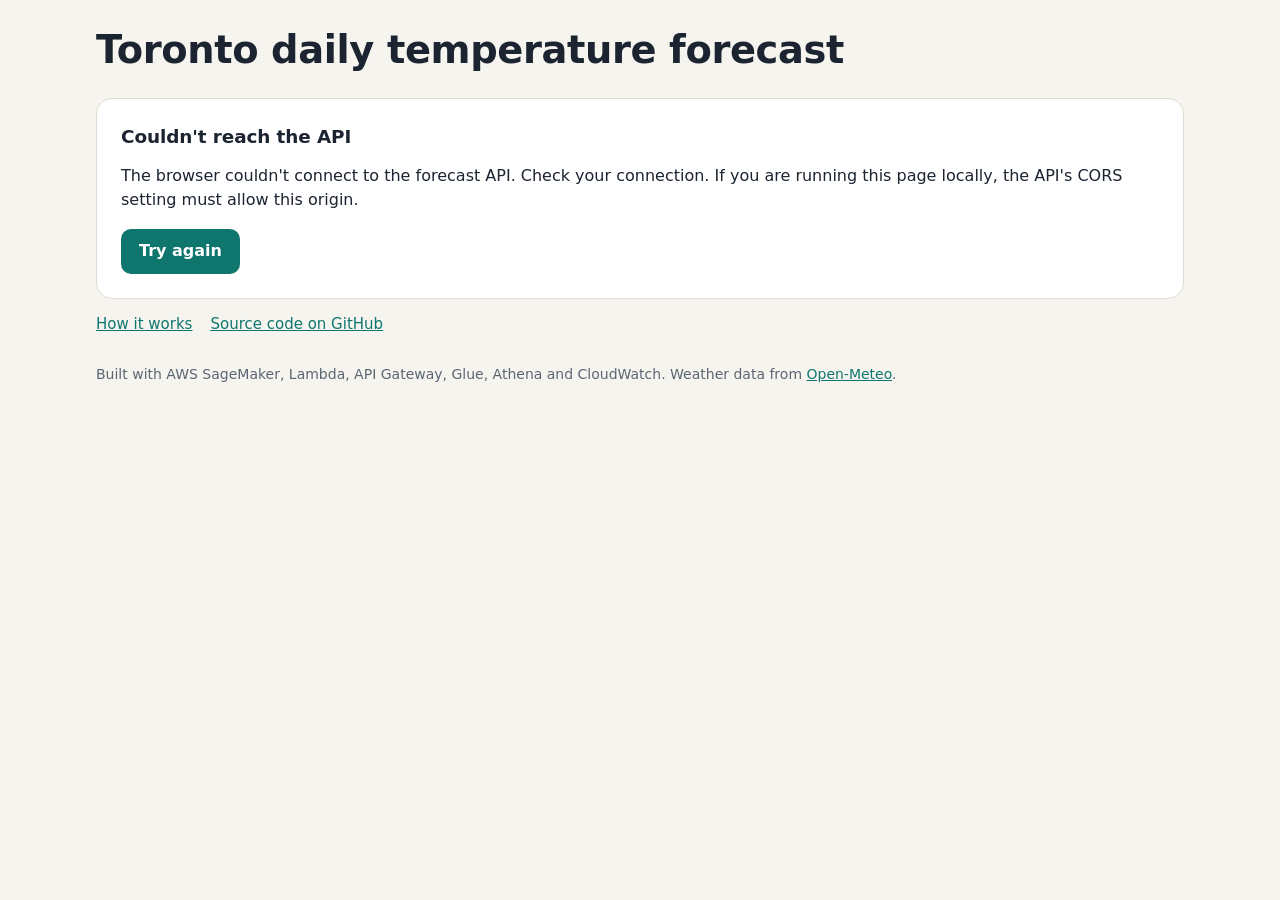
<file: docs/index.html>
<!doctype html>
<html lang="en">
<head>
<meta charset="utf-8">
<meta name="viewport" content="width=device-width, initial-scale=1">
<title>Toronto Temperature Forecast</title>
<meta name="description" content="A machine-learning temperature forecast for Toronto, served from AWS (SageMaker, Lambda, API Gateway). Portfolio project.">
<link rel="stylesheet" href="styles.css">
</head>
<body>
<div class="wrap wide">
  <header>
    <h1>Toronto daily temperature forecast</h1>
  </header>

  <main>
    <noscript><div class="card error"><h2>JavaScript is required</h2><p>This page calls a live API to get the forecast, so it needs JavaScript enabled.</p></div></noscript>

    <section class="card" id="forecast" aria-live="polite" aria-busy="true" aria-label="Forecast">
      <!-- Loading -->
      <div id="state-loading" class="loading">
        <div class="spinner" aria-hidden="true"></div>
        <div>
          <h2>Asking the model&hellip; <span id="elapsed" class="muted"></span></h2>
          <p class="muted" style="margin:0">Fetching recent weather and running the model.</p>
          <p id="slow-note" class="notice" hidden>The model runs on a serverless endpoint that scales to zero when nobody is using it, so the first request after a quiet period takes about 10 seconds while it wakes up. Later requests take well under a second.</p>
        </div>
      </div>

      <!-- Result -->
      <div id="state-result" class="result-grid" hidden>
       <div class="col-main">
        <div class="top">
          <div>
            <p class="pred-label" id="pred-label"></p>
            <div class="pred"><span class="pred-value" id="pred-value"></span><span class="pred-unit" id="pred-unit"></span></div>
            <p class="pred-note muted small" id="pred-basis"></p>
            <p class="pred-note muted small">On days the model had never seen, its average miss was 2.0&nbsp;&deg;C (3.6&nbsp;&deg;F). Treat it as a guide, not a weather service.</p>
          </div>
          <div class="seg" role="group" aria-label="Temperature unit">
            <button type="button" id="unit-c" aria-pressed="true">&deg;C</button>
            <button type="button" id="unit-f" aria-pressed="false">&deg;F</button>
          </div>
        </div>

        <div class="chart-wrap">
          <h3>Recent days and the forecast</h3>
          <div id="chart"></div>
          <ul class="legend">
            <li><span class="sw"></span>Observed daily average</li>
            <li><span class="sw dash"></span>Forecast</li>
            <li><span class="sw avg"></span>7-day average: <span id="avg7"></span></li>
          </ul>
        </div>
       </div>

       <div class="col-side">
        <h3 id="tiles-title"></h3>
        <ul class="tiles" id="tiles"></ul>

        <p class="latency muted small" id="latency"></p>
        <div class="actions">
          <button type="button" class="btn secondary" id="refresh">Get the forecast again</button>
        </div>
       </div>
      </div>

      <!-- Error -->
      <div id="state-error" hidden>
        <h2 id="err-title">Couldn't get a forecast</h2>
        <p id="err-body" style="margin:0 0 16px"></p>
        <button type="button" class="btn" id="retry">Try again</button>
      </div>
    </section>
  </main>

  <p class="links">
    <a href="how-it-works.html">How it works</a>
    <a id="repo-link" href="#">Source code on GitHub</a>
  </p>

  <footer>Built with AWS SageMaker, Lambda, API Gateway, Glue, Athena and CloudWatch. Weather data from <a href="https://open-meteo.com/">Open-Meteo</a>.</footer>
</div>

<script>
(() => {
  "use strict";

  // ---- Configuration ------------------------------------------------------
  const CONFIG = {
    apiUrl: "https://l0zgrh9w77.execute-api.us-east-2.amazonaws.com/forecast",
    repoUrl: "https://github.com/nchikwati/weather-forecast-ml",
    timeoutMs: 45000,   // cold starts take ~10 s; allow generous headroom
    slowAfterMs: 3000,  // show the "waking up" explanation after this long
  };

  const FEATURE_KEYS = [
    "avg_temp", "max_temp", "min_temp", "avg_humidity", "total_precip",
    "avg_wind", "avg_pressure", "avg_cloud_cover",
    "temp_lag_1d", "temp_lag_2d", "temp_rolling_7d",
  ];
  const DATE_RE = /^\d{4}-\d{2}-\d{2}$/;

  const $ = (id) => document.getElementById(id);
  const state = { unit: "C", data: null, ms: null, loading: false };
  let timerId = null;

  // ---- Small DOM helpers (all API text goes in via textContent) -----------
  function el(tag, props, children) {
    const n = document.createElement(tag);
    for (const [k, v] of Object.entries(props || {})) {
      if (k === "class") n.className = v;
      else if (k === "text") n.textContent = v;
      else n.setAttribute(k, v);
    }
    for (const c of [].concat(children || [])) if (c) n.append(c);
    return n;
  }
  function svg(tag, attrs, text) {
    const n = document.createElementNS("http://www.w3.org/2000/svg", tag);
    for (const [k, v] of Object.entries(attrs || {})) n.setAttribute(k, v);
    if (text !== undefined) n.textContent = text;
    return n;
  }

  // ---- Formatting ---------------------------------------------------------
  const toUnit = (c) => (state.unit === "C" ? c : (c * 9) / 5 + 32);
  const temp = (c) => toUnit(c).toFixed(1) + "°";
  const parseDay = (iso) => new Date(iso + "T00:00:00Z");
  const dayLong = (iso) =>
    parseDay(iso).toLocaleDateString("en-US", { weekday: "long", month: "long", day: "numeric", year: "numeric", timeZone: "UTC" });
  const dayShort = (iso) =>
    parseDay(iso).toLocaleDateString("en-US", { weekday: "short", month: "short", day: "numeric", timeZone: "UTC" });
  function addDays(iso, n) {
    const d = parseDay(iso);
    d.setUTCDate(d.getUTCDate() + n);
    return d.toISOString().slice(0, 10);
  }

  // ---- Validation ---------------------------------------------------------
  function validate(d) {
    const ok =
      d && typeof d === "object" &&
      Number.isFinite(d.predicted_avg_temp_c) &&
      typeof d.features_day === "string" && DATE_RE.test(d.features_day) &&
      typeof d.predicted_day === "string" && DATE_RE.test(d.predicted_day) &&
      d.features && FEATURE_KEYS.every((k) => Number.isFinite(d.features[k]));
    if (!ok) throw new Error("unexpected response shape");
  }

  // ---- View switching -----------------------------------------------------
  function show(name) {
    for (const n of ["loading", "result", "error"]) $("state-" + n).hidden = n !== name;
    $("forecast").setAttribute("aria-busy", name === "loading" ? "true" : "false");
  }

  function startTimer() {
    const t0 = performance.now();
    $("slow-note").hidden = true;
    $("elapsed").textContent = "";
    timerId = setInterval(() => {
      const ms = performance.now() - t0;
      $("elapsed").textContent = (ms / 1000).toFixed(1) + " s";
      if (ms > CONFIG.slowAfterMs) $("slow-note").hidden = false;
    }, 200);
  }
  function stopTimer() { clearInterval(timerId); timerId = null; }

  // ---- Rendering ----------------------------------------------------------
  function renderChart(d) {
    const f = d.features;
    const pts = [
      { day: addDays(d.features_day, -2), v: f.temp_lag_2d, forecast: false },
      { day: addDays(d.features_day, -1), v: f.temp_lag_1d, forecast: false },
      { day: d.features_day, v: f.avg_temp, forecast: false },
      { day: d.predicted_day, v: d.predicted_avg_temp_c, forecast: true },
    ];
    const W = 520, H = 240, padX = 52, top = 44, bottom = 52;
    const vals = pts.map((p) => toUnit(p.v)).concat(toUnit(f.temp_rolling_7d));
    let lo = Math.min(...vals), hi = Math.max(...vals);
    const minSpan = state.unit === "C" ? 4 : 7;
    if (hi - lo < minSpan) { const mid = (hi + lo) / 2; lo = mid - minSpan / 2; hi = mid + minSpan / 2; }
    const pad = (hi - lo) * 0.12; lo -= pad; hi += pad;
    const x = (i) => padX + (i * (W - 2 * padX)) / (pts.length - 1);
    const y = (c) => top + ((hi - toUnit(c)) / (hi - lo)) * (H - top - bottom);

    const root = svg("svg", { viewBox: `0 0 ${W} ${H}`, role: "img",
      "aria-label": "Daily average temperatures: " +
        pts.map((p) => `${dayShort(p.day)} ${temp(p.v)}${p.forecast ? " (forecast)" : ""}`).join(", ") });

    const yAvg = y(f.temp_rolling_7d);
    root.append(svg("line", { class: "ch-avg", x1: 12, x2: W - 12, y1: yAvg, y2: yAvg }));

    const past = pts.slice(0, 3).map((p, i) => `${x(i)},${y(p.v)}`).join(" ");
    root.append(svg("polyline", { class: "ch-line", points: past }));
    root.append(svg("line", { class: "ch-proj", x1: x(2), y1: y(pts[2].v), x2: x(3), y2: y(pts[3].v) }));

    pts.forEach((p, i) => {
      root.append(svg("circle", { class: p.forecast ? "ch-dot-f" : "ch-dot", cx: x(i), cy: y(p.v), r: p.forecast ? 8 : 5.5 }));
      root.append(svg("text", { class: "ch-val", x: x(i), y: y(p.v) - 16 }, temp(p.v)));
      root.append(svg("text", { class: "ch-day", x: x(i), y: H - 20 }, dayShort(p.day)));
      if (p.forecast) root.append(svg("text", { class: "ch-day", x: x(i), y: H - 5 }, "forecast"));
    });

    $("chart").replaceChildren(root);
    $("avg7").textContent = temp(f.temp_rolling_7d);
  }

  function renderTiles(d) {
    const f = d.features;
    const rows = [
      ["Average", temp(f.avg_temp)],
      ["High", temp(f.max_temp)],
      ["Low", temp(f.min_temp)],
      ["7-day average", temp(f.temp_rolling_7d)],
      ["Humidity", f.avg_humidity.toFixed(0) + " %"],
      ["Precipitation", f.total_precip.toFixed(1) + " mm"],
      ["Wind", f.avg_wind.toFixed(1) + " km/h"],
      ["Pressure", f.avg_pressure.toFixed(0) + " hPa"],
      ["Cloud cover", f.avg_cloud_cover.toFixed(0) + " %"],
    ];
    $("tiles-title").textContent = "What the model saw on " + dayShort(d.features_day) + " (UTC)";
    $("tiles").replaceChildren(
      ...rows.map(([k, v]) => el("li", { class: "tile" }, [el("span", { class: "k", text: k }), el("span", { class: "v", text: v })]))
    );
  }

  function renderLatency() {
    const s = state.ms / 1000;
    $("latency").textContent = s > 4
      ? `Answered in ${s.toFixed(1)} s. The model endpoint was asleep and had to wake up; repeat requests are much faster.`
      : `Answered in ${s.toFixed(2)} s (the model endpoint was already warm).`;
  }

  function render() {
    const d = state.data;
    if (!d) return;
    const isToday = d.predicted_day === new Date().toISOString().slice(0, 10);
    $("pred-label").textContent = (isToday ? "Today's predicted average temperature, " : "Predicted average temperature for ") +
      dayLong(d.predicted_day) + " (UTC)";
    $("pred-basis").textContent = "Based on complete weather data up to " + dayLong(d.features_day) + ".";
    $("pred-value").textContent = toUnit(d.predicted_avg_temp_c).toFixed(1);
    $("pred-unit").textContent = "°" + state.unit;
    $("unit-c").setAttribute("aria-pressed", String(state.unit === "C"));
    $("unit-f").setAttribute("aria-pressed", String(state.unit === "F"));
    renderChart(d);
    renderTiles(d);
    renderLatency();
  }

  // ---- Errors -------------------------------------------------------------
  function describe(err) {
    if (err && err.name === "AbortError")
      return ["The request timed out", "The model took too long to respond. It may be waking up from a cold start, so trying again usually works."];
    if (err && err.status === 429)
      return ["Too many requests", "The API is rate limited to keep costs down. Wait a few seconds and try again."];
    if (err && err.status >= 500)
      return ["The forecast service had a problem", "Something failed on the server side while building the forecast. It has been logged, so please try again in a minute."];
    if (err instanceof TypeError)
      return ["Couldn't reach the API", "The browser couldn't connect to the forecast API. Check your connection. If you are running this page locally, the API's CORS setting must allow this origin."];
    return ["Couldn't read the forecast", "The API answered, but the response wasn't in the expected format."];
  }

  function showError(err) {
    const [title, body] = describe(err);
    $("err-title").textContent = title;
    $("err-body").textContent = body;
    show("error");
  }

  // ---- Data loading -------------------------------------------------------
  async function load() {
    if (state.loading) return;
    state.loading = true;
    show("loading");
    startTimer();
    const ctrl = new AbortController();
    const timeout = setTimeout(() => ctrl.abort(), CONFIG.timeoutMs);
    const t0 = performance.now();
    try {
      const res = await fetch(CONFIG.apiUrl, { headers: { Accept: "application/json" }, signal: ctrl.signal });
      if (!res.ok) { const e = new Error("http " + res.status); e.status = res.status; throw e; }
      const data = await res.json();
      validate(data);
      state.data = data;
      state.ms = performance.now() - t0;
      render();
      show("result");
    } catch (err) {
      showError(err);
    } finally {
      clearTimeout(timeout);
      stopTimer();
      state.loading = false;
    }
  }

  // ---- Wiring -------------------------------------------------------------
  $("repo-link").href = CONFIG.repoUrl;
  $("refresh").addEventListener("click", load);
  $("retry").addEventListener("click", load);
  $("unit-c").addEventListener("click", () => { state.unit = "C"; render(); });
  $("unit-f").addEventListener("click", () => { state.unit = "F"; render(); });
  load();
})();
</script>
</body>
</html>
</file>
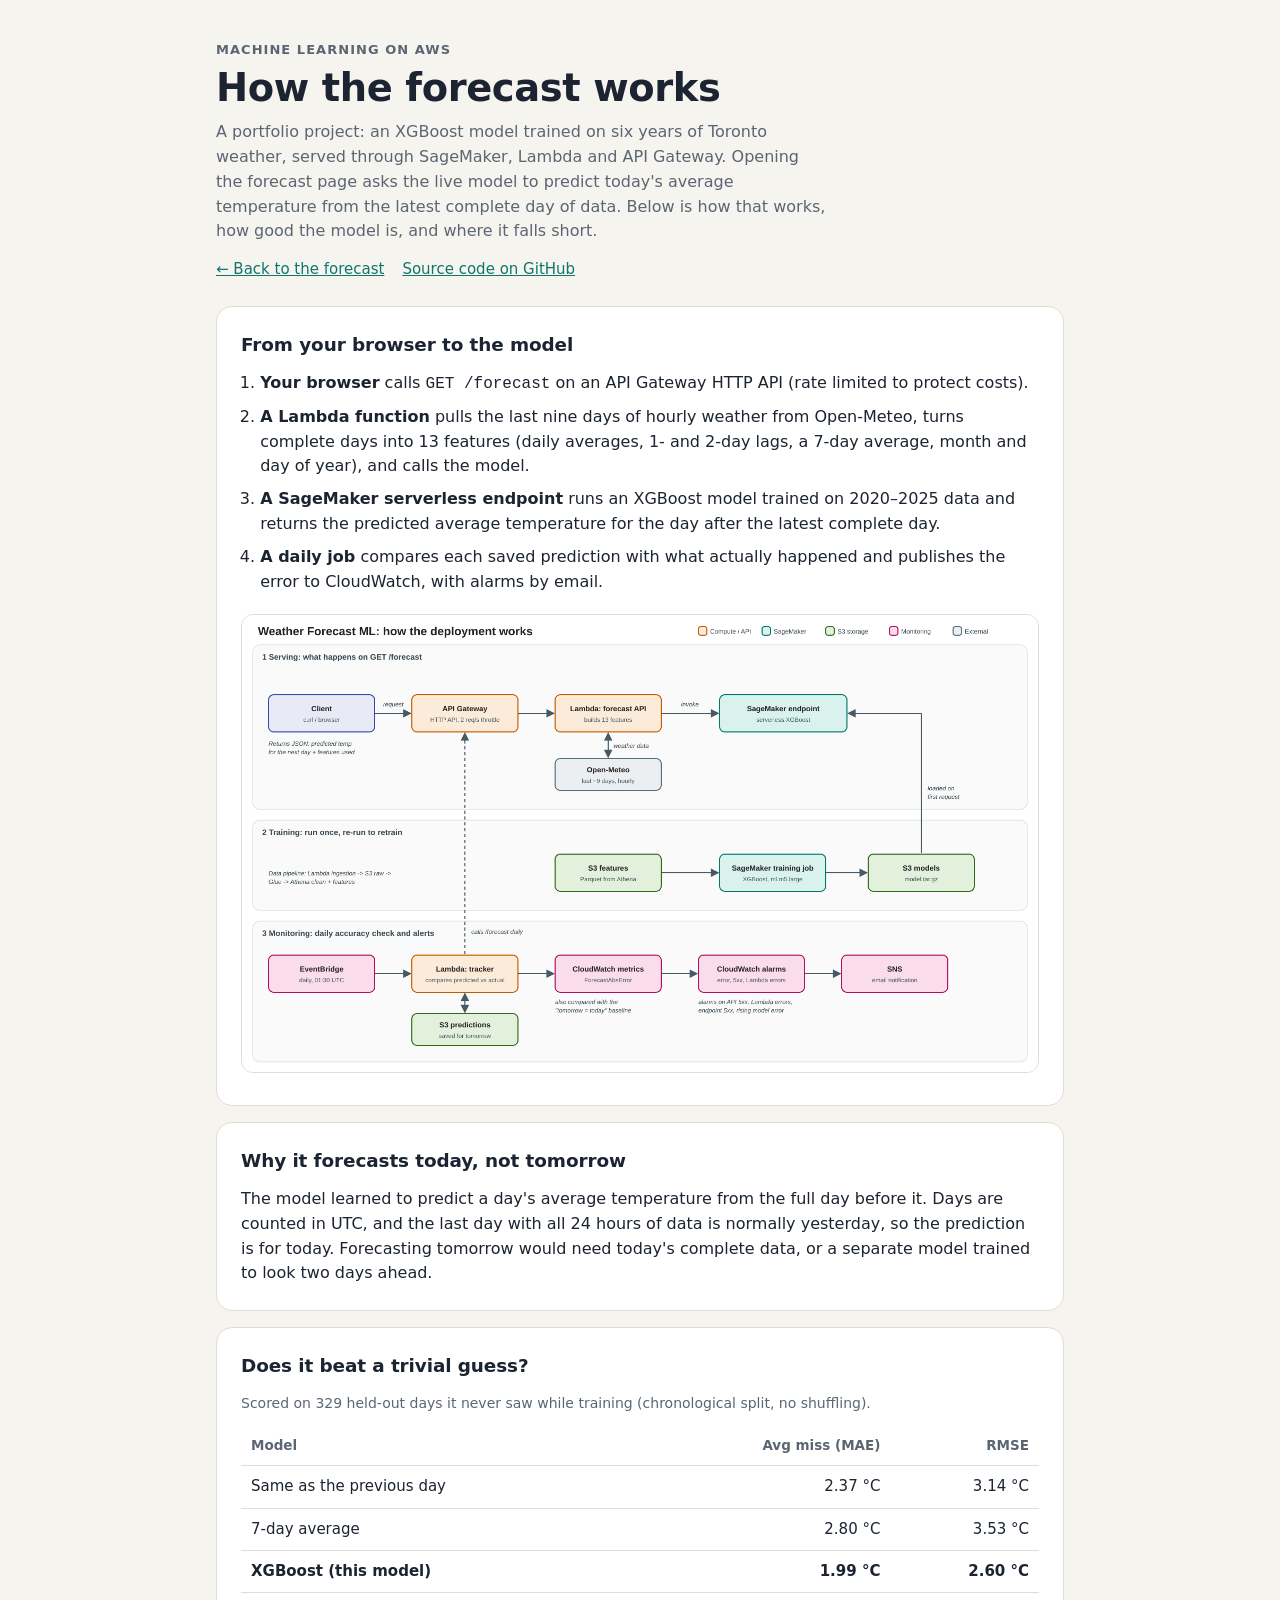
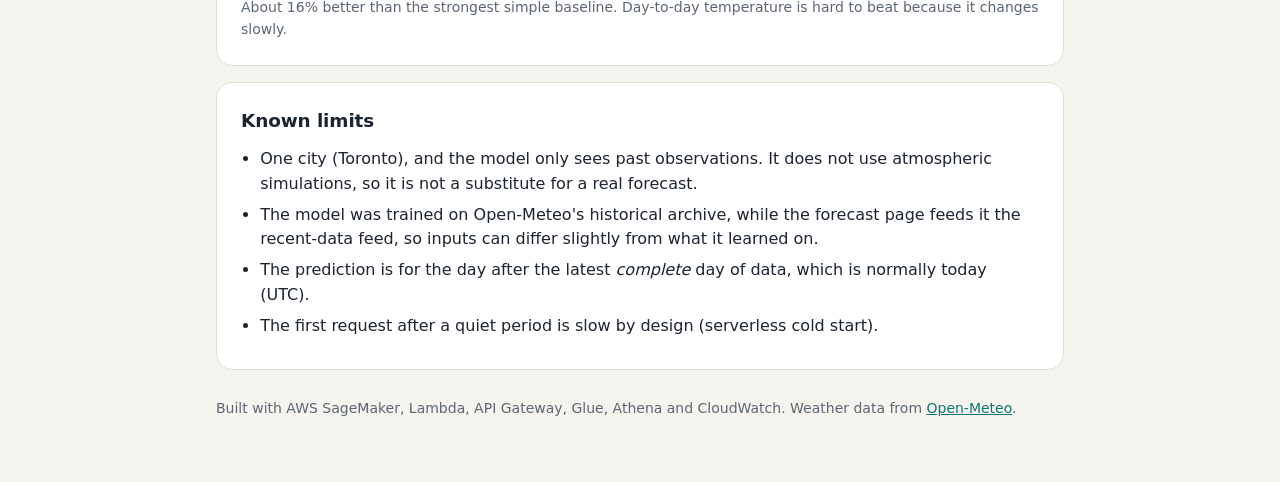
<file: docs/how-it-works.html>
<!doctype html>
<html lang="en">
<head>
<meta charset="utf-8">
<meta name="viewport" content="width=device-width, initial-scale=1">
<title>How the Forecast Works</title>
<meta name="description" content="How the Toronto temperature forecast is built and served on AWS: data pipeline, XGBoost model, SageMaker serverless endpoint, accuracy and known limits.">
<link rel="stylesheet" href="styles.css">
</head>
<body>
<div class="wrap">
  <header>
    <p class="eyebrow">Machine learning on AWS</p>
    <h1>How the forecast works</h1>
    <p class="lede">A portfolio project: an XGBoost model trained on six years of Toronto weather, served through SageMaker, Lambda and API Gateway. Opening the forecast page asks the live model to predict today's average temperature from the latest complete day of data. Below is how that works, how good the model is, and where it falls short.</p>
    <p class="links">
      <a href="./">&larr; Back to the forecast</a>
      <a href="https://github.com/nchikwati/weather-forecast-ml">Source code on GitHub</a>
    </p>
  </header>

  <main>
    <section class="card">
      <h2>From your browser to the model</h2>
      <ol class="steps">
        <li><strong>Your browser</strong> calls <code>GET /forecast</code> on an API Gateway HTTP API (rate limited to protect costs).</li>
        <li><strong>A Lambda function</strong> pulls the last nine days of hourly weather from Open-Meteo, turns complete days into 13 features (daily averages, 1- and 2-day lags, a 7-day average, month and day of year), and calls the model.</li>
        <li><strong>A SageMaker serverless endpoint</strong> runs an XGBoost model trained on 2020&ndash;2025 data and returns the predicted average temperature for the day after the latest complete day.</li>
        <li><strong>A daily job</strong> compares each saved prediction with what actually happened and publishes the error to CloudWatch, with alarms by email.</li>
      </ol>
      <img class="diagram" src="deployment-diagram.png" alt="Architecture diagram: a client calls API Gateway, which invokes a Lambda that fetches weather data and calls a SageMaker serverless endpoint; a daily job tracks accuracy in CloudWatch and sends alerts through SNS." loading="lazy" width="1500" height="860">
    </section>

    <section class="card">
      <h2>Why it forecasts today, not tomorrow</h2>
      <p style="margin:0">The model learned to predict a day's average temperature from the full day before it. Days are counted in UTC, and the last day with all 24 hours of data is normally yesterday, so the prediction is for today. Forecasting tomorrow would need today's complete data, or a separate model trained to look two days ahead.</p>
    </section>

    <section class="card">
      <h2>Does it beat a trivial guess?</h2>
      <p class="muted small" style="margin:0">Scored on 329 held-out days it never saw while training (chronological split, no shuffling).</p>
      <table>
        <thead><tr><th>Model</th><th class="num">Avg miss (MAE)</th><th class="num">RMSE</th></tr></thead>
        <tbody>
          <tr><td>Same as the previous day</td><td class="num">2.37 &deg;C</td><td class="num">3.14 &deg;C</td></tr>
          <tr><td>7-day average</td><td class="num">2.80 &deg;C</td><td class="num">3.53 &deg;C</td></tr>
          <tr class="best"><td>XGBoost (this model)</td><td class="num">1.99 &deg;C</td><td class="num">2.60 &deg;C</td></tr>
        </tbody>
      </table>
      <p class="muted small" style="margin:0">About 16% better than the strongest simple baseline. Day-to-day temperature is hard to beat because it changes slowly.</p>
    </section>

    <section class="card">
      <h2>Known limits</h2>
      <ul class="plain">
        <li>One city (Toronto), and the model only sees past observations. It does not use atmospheric simulations, so it is not a substitute for a real forecast.</li>
        <li>The model was trained on Open-Meteo's historical archive, while the forecast page feeds it the recent-data feed, so inputs can differ slightly from what it learned on.</li>
        <li>The prediction is for the day after the latest <em>complete</em> day of data, which is normally today (UTC).</li>
        <li>The first request after a quiet period is slow by design (serverless cold start).</li>
      </ul>
    </section>
  </main>

  <footer>Built with AWS SageMaker, Lambda, API Gateway, Glue, Athena and CloudWatch. Weather data from <a href="https://open-meteo.com/">Open-Meteo</a>.</footer>
</div>
</body>
</html>
</file>
<file: docs/styles.css>
:root {
  --bg: #F6F4EF;
  --surface: #FFFFFF;
  --ink: #1B2430;
  --muted: #5B6673;
  --line: #E2DDD2;
  --accent: #0F766E;
  --accent-ink: #FFFFFF;
  --chip: #EDF4F2;
  --warn-bg: #FEF3E2;
  --warn-ink: #8A4B08;
  --bad-bg: #FDECEC;
  --bad-ink: #9B1C1C;
}
@media (prefers-color-scheme: dark) {
  :root:not([data-theme="light"]) {
    --bg: #0E151C;
    --surface: #16202A;
    --ink: #E8EDF2;
    --muted: #9AA7B4;
    --line: #27333F;
    --accent: #2DD4BF;
    --accent-ink: #06201D;
    --chip: #13262A;
    --warn-bg: #2A2112;
    --warn-ink: #F5C46B;
    --bad-bg: #2E1717;
    --bad-ink: #F59E9E;
  }
}
:root[data-theme="dark"] {
  --bg: #0E151C; --surface: #16202A; --ink: #E8EDF2; --muted: #9AA7B4; --line: #27333F;
  --accent: #2DD4BF; --accent-ink: #06201D; --chip: #13262A;
  --warn-bg: #2A2112; --warn-ink: #F5C46B; --bad-bg: #2E1717; --bad-ink: #F59E9E;
}

* { box-sizing: border-box; }
html { -webkit-text-size-adjust: 100%; }
body {
  margin: 0;
  background: var(--bg);
  color: var(--ink);
  font: 16px/1.55 system-ui, -apple-system, "Segoe UI", Roboto, "Helvetica Neue", Arial, sans-serif;
}
.wrap { max-width: 880px; margin: 0 auto; padding: 0 16px 64px; }
a { color: var(--accent); }
a:focus-visible, button:focus-visible { outline: 3px solid var(--accent); outline-offset: 2px; border-radius: 6px; }

header { padding: 40px 0 24px; }
.eyebrow { margin: 0 0 6px; font-size: 13px; letter-spacing: .08em; text-transform: uppercase; color: var(--muted); font-weight: 600; }
h1 { margin: 0 0 10px; font-size: clamp(1.7rem, 5vw, 2.4rem); line-height: 1.15; letter-spacing: -.01em; }
.lede { margin: 0; color: var(--muted); max-width: 60ch; }
.links { margin: 14px 0 0; display: flex; flex-wrap: wrap; gap: 8px 18px; font-size: 15px; }

.card {
  background: var(--surface);
  border: 1px solid var(--line);
  border-radius: 16px;
  padding: 24px;
}
.card + .card { margin-top: 16px; }
h2 { margin: 0 0 12px; font-size: 1.15rem; letter-spacing: -.005em; }
h3 { margin: 0 0 8px; font-size: 1rem; }
.muted { color: var(--muted); }
.small { font-size: 14px; }

/* Forecast headline */
.top { display: flex; flex-wrap: wrap; justify-content: space-between; align-items: flex-start; gap: 16px 24px; }
.pred-label { margin: 0 0 4px; font-size: 15px; color: var(--muted); }
.pred { display: flex; align-items: baseline; gap: 6px; line-height: 1; }
.pred-value { font-size: clamp(3.6rem, 14vw, 5.8rem); font-weight: 700; letter-spacing: -.03em; font-variant-numeric: tabular-nums; }
.pred-unit { font-size: clamp(1.4rem, 5vw, 2rem); font-weight: 600; color: var(--muted); }
.pred-note { margin: 10px 0 0; max-width: 46ch; }

.seg { display: inline-flex; border: 1px solid var(--line); border-radius: 10px; overflow: hidden; }
.seg button {
  border: 0; background: transparent; color: var(--ink);
  padding: 8px 16px; min-height: 40px; font: inherit; font-weight: 600; cursor: pointer;
}
.seg button[aria-pressed="true"] { background: var(--accent); color: var(--accent-ink); }

.btn {
  border: 0; background: var(--accent); color: var(--accent-ink);
  padding: 10px 18px; min-height: 44px; border-radius: 10px; font: inherit; font-weight: 600; cursor: pointer;
}
.btn:disabled { opacity: .6; cursor: progress; }
.btn.secondary { background: transparent; color: var(--accent); border: 1px solid var(--accent); }

.chart-wrap { margin-top: 24px; max-width: 620px; }
.chart-wrap svg { width: 100%; height: auto; display: block; }
.ch-line { fill: none; stroke: var(--accent); stroke-width: 2.5; stroke-linejoin: round; }
.ch-proj { fill: none; stroke: var(--accent); stroke-width: 2.5; stroke-dasharray: 6 6; }
.ch-avg { stroke: var(--muted); stroke-width: 1.3; stroke-dasharray: 3 5; }
.ch-dot { fill: var(--surface); stroke: var(--accent); stroke-width: 2.5; }
.ch-dot-f { fill: var(--accent); stroke: var(--surface); stroke-width: 3; }
.ch-val { fill: var(--ink); font-size: 16px; font-weight: 600; text-anchor: middle; font-variant-numeric: tabular-nums; }
.ch-day { fill: var(--muted); font-size: 13.5px; text-anchor: middle; }
.legend { display: flex; flex-wrap: wrap; gap: 6px 18px; margin: 8px 0 0; padding: 0; list-style: none; font-size: 13.5px; color: var(--muted); }
.legend li { display: inline-flex; align-items: center; gap: 8px; }
.sw { display: inline-block; width: 22px; height: 0; border-top: 3px solid var(--accent); }
.sw.dash { border-top-style: dashed; }
.sw.avg { border-top: 2px dashed var(--muted); }

.tiles { display: grid; grid-template-columns: repeat(auto-fill, minmax(150px, 1fr)); gap: 10px; margin: 12px 0 0; padding: 0; list-style: none; }
.tile { background: var(--chip); border-radius: 12px; padding: 10px 12px; }
.tile .k { display: block; font-size: 13px; color: var(--muted); }
.tile .v { display: block; font-size: 1.15rem; font-weight: 650; font-variant-numeric: tabular-nums; }

.latency { margin: 18px 0 0; }
.actions { margin-top: 18px; display: flex; flex-wrap: wrap; align-items: center; gap: 12px; }

/* Forecast page: one column on phones, two side by side on wide screens */
.wrap.wide { max-width: 1120px; }
.col-side { margin-top: 24px; }
@media (min-width: 900px) {
  .wrap.wide { padding-bottom: 24px; }
  .wrap.wide header { padding: 28px 0 16px; }
  .wrap.wide .top { flex-wrap: nowrap; }
  .result-grid:not([hidden]) { display: grid; grid-template-columns: minmax(0, 1.35fr) minmax(0, 1fr); gap: 32px; align-items: start; }
  .col-side { margin-top: 0; padding-left: 32px; border-left: 1px solid var(--line); }
  .col-side .tiles { grid-template-columns: repeat(3, minmax(0, 1fr)); }
  .chart-wrap { margin-top: 18px; }
}

/* Loading */
.loading { display: flex; gap: 16px; align-items: flex-start; }
.spinner {
  flex: none; width: 34px; height: 34px; border-radius: 50%;
  border: 4px solid var(--line); border-top-color: var(--accent);
  animation: spin 0.9s linear infinite; margin-top: 2px;
}
@keyframes spin { to { transform: rotate(360deg); } }
@media (prefers-reduced-motion: reduce) { .spinner { animation: none; border-top-color: var(--line); border-right-color: var(--accent); } }
.loading h2 { margin-bottom: 4px; }
.notice { margin: 12px 0 0; padding: 10px 14px; border-radius: 10px; background: var(--warn-bg); color: var(--warn-ink); font-size: 14.5px; }
.error { border-color: var(--bad-ink); }
.error h2 { color: var(--bad-ink); }

/* Explainer */
.steps { margin: 0; padding-left: 1.2rem; }
.steps li { margin: 0 0 8px; }
table { width: 100%; border-collapse: collapse; margin: 12px 0 4px; font-variant-numeric: tabular-nums; }
th, td { text-align: left; padding: 9px 10px; border-bottom: 1px solid var(--line); font-size: 15px; }
th { color: var(--muted); font-weight: 600; font-size: 13.5px; }
td.num, th.num { text-align: right; }
tr.best td { font-weight: 700; }
.diagram { width: 100%; height: auto; border: 1px solid var(--line); border-radius: 12px; background: #fff; margin-top: 12px; }
ul.plain { margin: 8px 0 0; padding-left: 1.2rem; }
ul.plain li { margin-bottom: 6px; }
footer { margin-top: 28px; font-size: 14px; color: var(--muted); }
[hidden] { display: none !important; }
</file>
